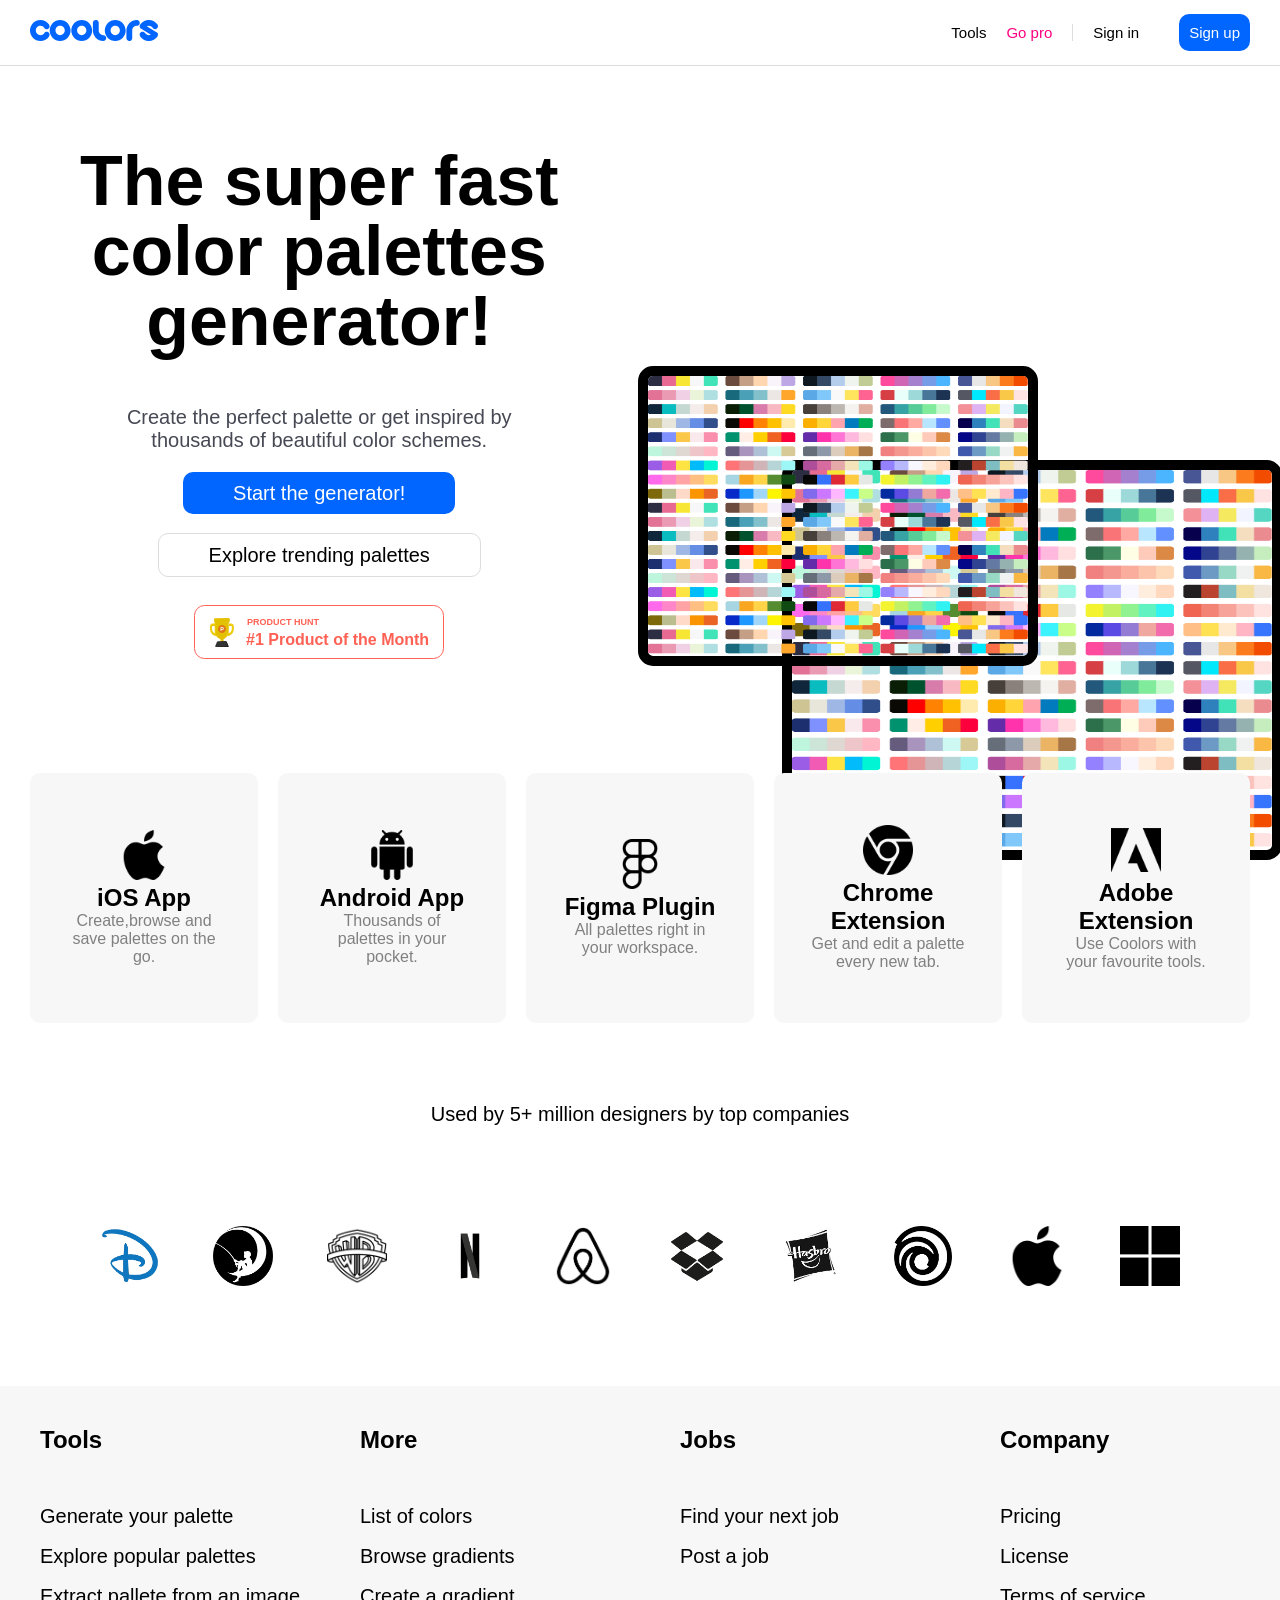
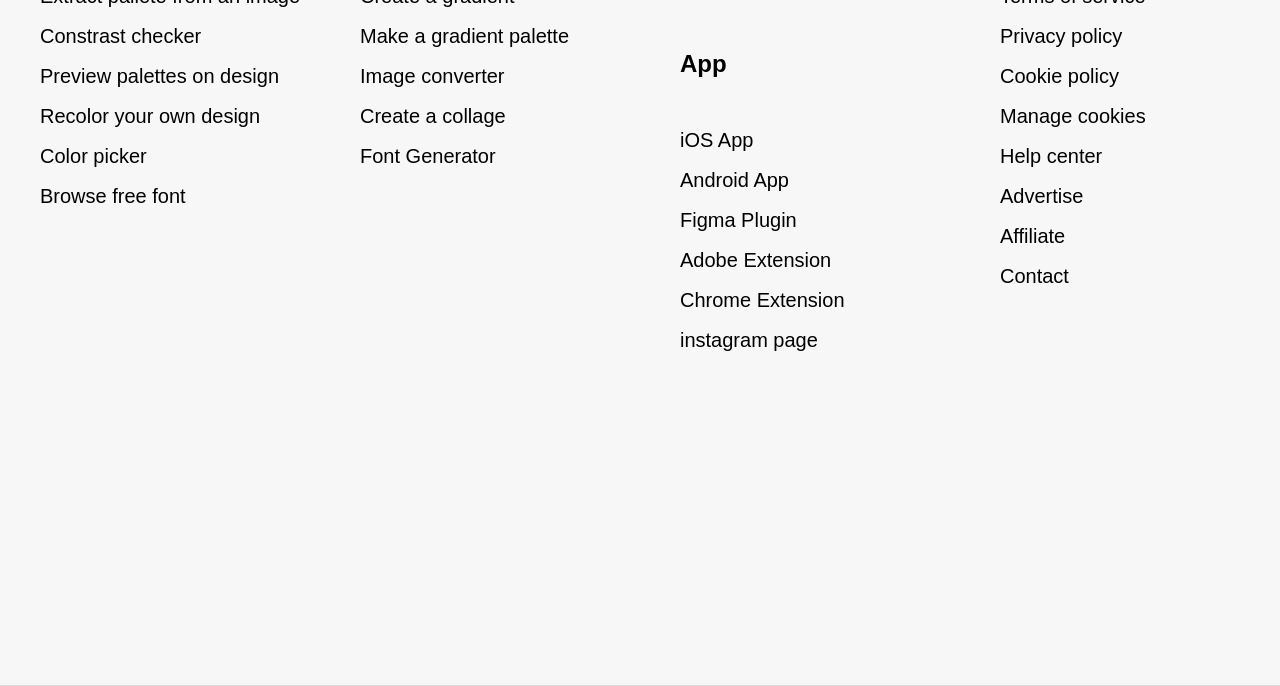
<file: index.html>
<!DOCTYPE html>
<html lang="en">
<head>
    <title>COOLOR</title>
    <link rel="stylesheet" href="./style.css">
</head>
<body>
<nav>
<div>
    <div></div>
    <img src="./Asset/logo.svg" alt="">
</div>
<div>
    <ul>
        <li>
          <a href class="tools" >Tools</a>
        </li>
        <li>
        <a href class="go">Go pro</a>
        </li>
        <li>
            <a href class="line">Sign in</a>
        </li>
        <li>
            <a href class="btn">Sign up</a>
        </li>
    </ul>
</div>
</nav>
<section class="hero">
    <div class="text-block">
        <h1>The super fast<br>color palettes<br>
        generator! </h1>
        <p> Create the perfect palette or get inspired by<br>
             thousands
            of beautiful color schemes.
        </p>
        <div class="link-block">
            <a href class="start">Start the generator!</a>
            </div>
        <div>
            <a href class="explore">Explore trending palettes</a>
        </div>
        <div class="badge">
    <img src="./Asset/top-post-badge.svg" alt="">
        </div>
    </div>
    <div class="palette">
        <img class="img1" src="./Asset/homepage_hero_palettes.png" alt="">
        <img class="img2" src="./Asset/homepage_hero_palettes.png" alt="">

</section>
<div class="icon">
    <div class="box1">
        <img src="./Asset/apple-black-logo.png" alt=""  class="apple">
        <h2>iOS App</h2>
        <p>Create,browse and<br> save palettes on the<BR>
             go.</p>
             <h1 class="text">View on<br> the
            App<br> Store</h1>
    </div>
    <div class="box2">
     <img src="./Asset/android.png" alt="" class="and">
        <h2 >Android App</h2>
        <p>Thousands of<br> palettes in your<br> pocket.</p>
        <h1 class="text2">View on<br>the play<br>store</h1>
    </div>
    <div class="box3">
        <img src="./Asset/figma.png" alt="" class="fig" >
        <h2>Figma Plugin</h2>
        <p>All palettes right in <br>your workspace.</p>
        <h1 class="text3">Install<br>now</h1>
    </div>
    <div class="box4">
        <img src="./Asset/chrome.png" alt="" class="chrome">
        <h2>Chrome Extension</h2>
        <p>Get and edit a palette<br> every new tab.</p>
        <h1 class="text4">Add<br>to chrome</h1>
    </div>
    <div class="box5">
        <img src="./Asset/adobe.png" alt="" class="adobe" >
        <h2>Adobe Extension</h2>
        <p>Use Coolors with<br> your favourite tools.</p>
        <h1 class="text5">Download</h1>
 </div>
</div>

 <div class="used">
    <p>Used by 5+ million designers by top companies</p>
 </div>
 <div class="icon2">
    <img src="./image/disney (2).png" alt="">
    <img src="./image/dream.png" alt="">
 <img src="./image/warner-bros.png" alt="">
     <img src="./image/netflix-n-black7018.jpg" alt="">
    <img src="./image/airbnb.png" alt="">
    <img src="./image/drop.png" alt="">
    <img src="./image/hasbro.png" alt="">
    <img src="./image/ubisoft.png" alt="">
    <img src="./image/apple-black-logo.png" alt="">
    <img src="./image/windows.png" alt="">
</div>

<section class="parent">
    <div class="footer">
        <h1>Tools</h1><br>
   <p>Generate your palette</p>
   <p>  Explore popular palettes</p>
   <p> Extract pallete from an image</p>
   <p>Constrast checker</p>
   <p> Preview palettes on design</p>
   <p>  Recolor your own design</p>
   <p>  Color picker</p>
   <p> Browse free font</p>
</div>
<div class="footer">
    <h1>More</h1><br>
        <p>List of colors</p>
        <p>Browse gradients</p>
        <p> Create a gradient</p>
        <p> Make a gradient palette</p>
        <p> Image converter</p>
        <p> Create a collage</p>
        <p> Font Generator</p>
</div>
<div class="footer">
    <h1>Jobs</h1><br>
            <p>Find your next job</p>
            <p>Post a job</p><br><br>
        <h1>App</h1><br>
        <p>iOS App
        <p>Android App</p>
        <p> Figma Plugin</p>
        <p>Adobe Extension</p>
        <p>Chrome Extension</p>
        <p>instagram page</p>
</div>
    <div class="footer">
        <h1>Company</h1><br>
            <p>Pricing</p>
            <p>License</p>
            <p>Terms of service</p>
            <p>Privacy policy</p>
            <p>Cookie policy</p>
            <p>Manage cookies</p>
            <p>Help center</p>
            <p>Advertise</p>
            <p>Affiliate</p>
      <p>Contact</p>
    </div>
    </div>
   </section>
   </body>
</html>
</file>
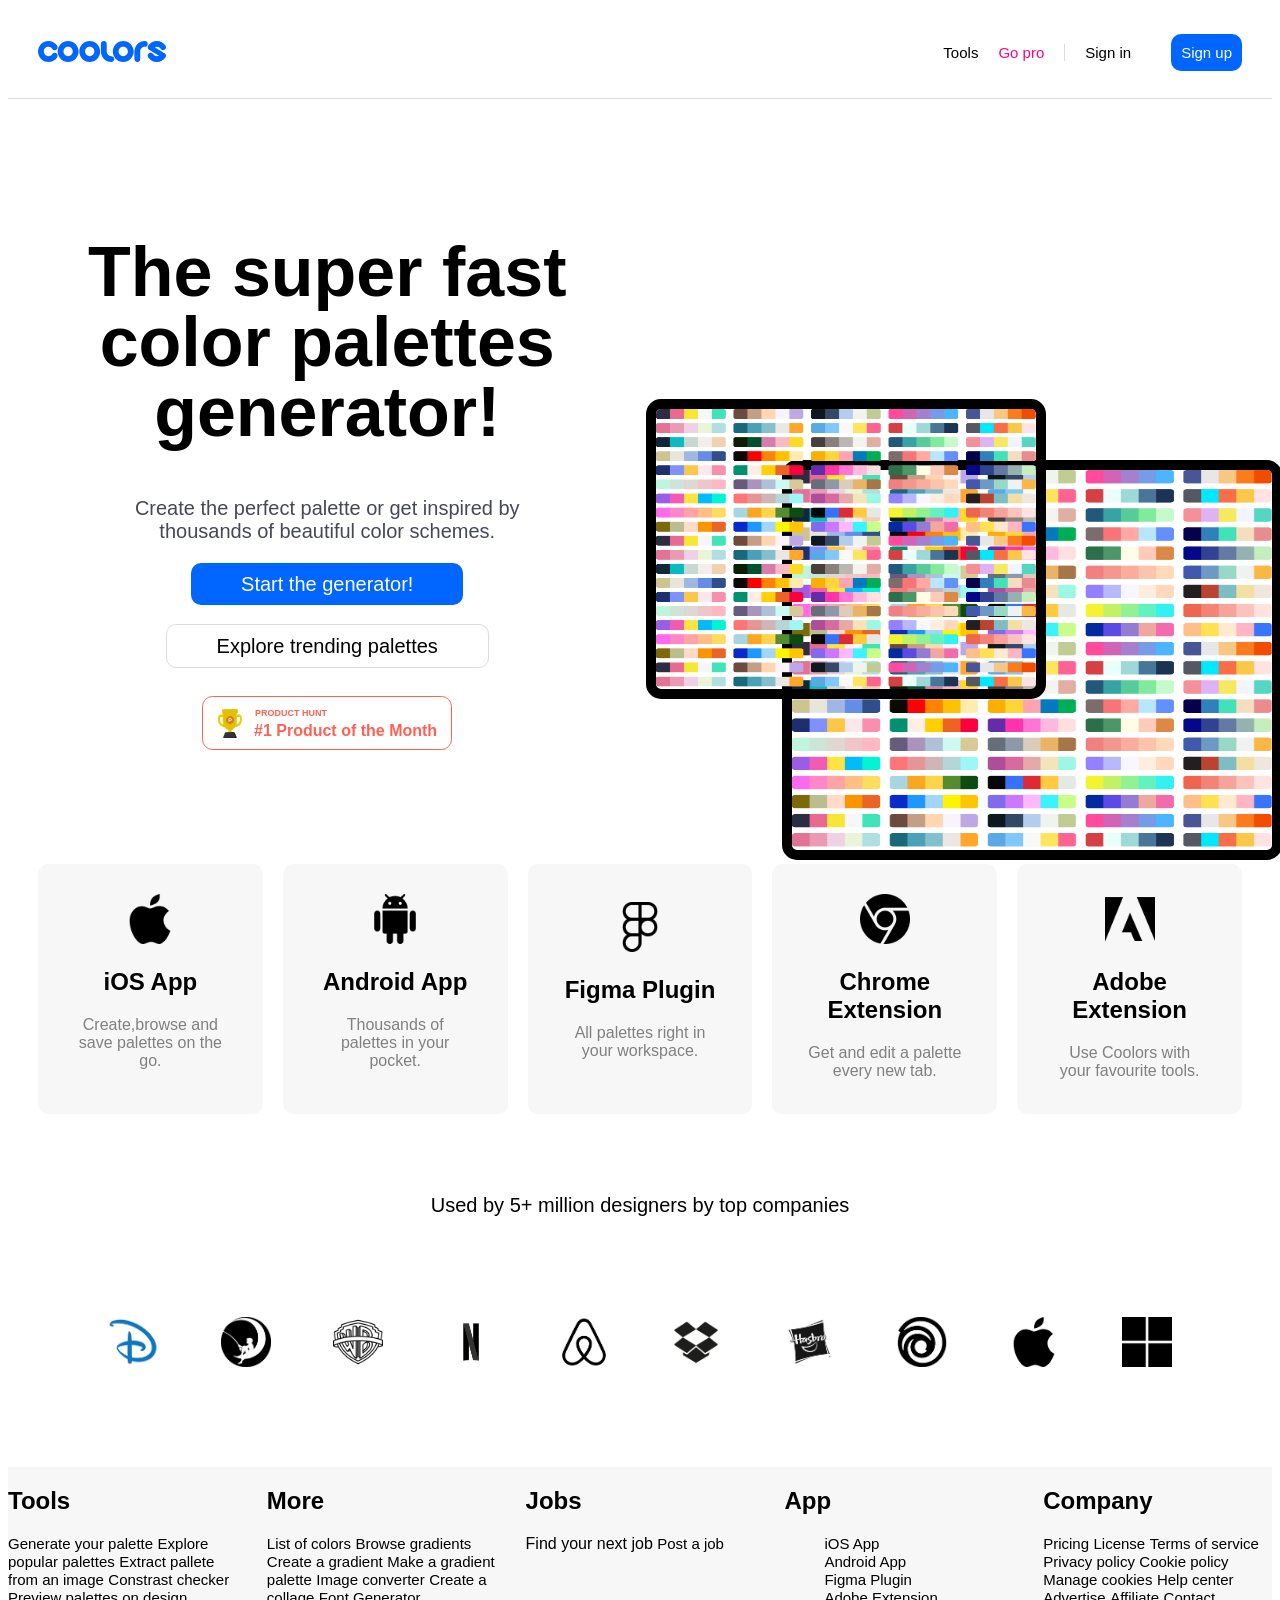
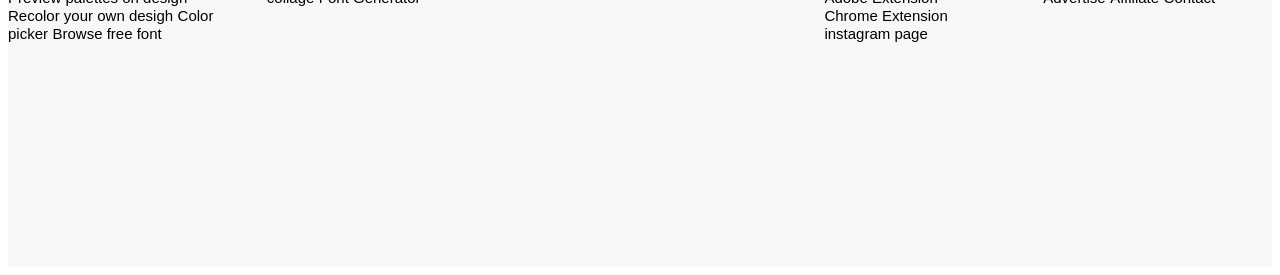
<file: color.html>
<!DOCTYPE html>
<html lang="en">
<head>
    <title>COOLOR</title>
    <link rel="stylesheet" href="./color.css">
</head>
<body>
<nav>
<div>
    <div></div>
    <img src="./Asset/logo.svg" alt="">
</div>
<div>
    <ul>
        <li>
          <a href class="tools" >Tools</a>
        </li>
        <li>
        <a href class="go">Go pro</a>
        </li>
        <li>
            <a href class="line">Sign in</a>
        </li>
        <li>
            <a href class="btn">Sign up</a>
        </li>
    </ul>
</div>
</nav>
<section class="hero">
    <div class="text-block">
        <h1>The super fast<br>color palettes<br>
        generator! </h1>
        <p> Create the perfect palette or get inspired by<br>
             thousands
            of beautiful color schemes.
        </p>
        <div class="link-block">
            <a href class="start">Start the generator!</a>
            </div>
        <div>
            <a href class="explore">Explore trending palettes</a>
        </div>
        <div class="badge">
    <img src="./Asset/top-post-badge.svg" alt="">
        </div>
    </div>
    <div class="palette">
        <img class="img1" src="./Asset/homepage_hero_palettes.png" alt="">
        <img class="img2" src="./Asset/homepage_hero_palettes.png" alt="">
</section>
<div class="icon">
    <div class="box1">
        <img src="./Asset/apple-black-logo.png" alt="">
        <h2>iOS App</h2>
        <p>Create,browse and<br> save palettes on the<BR>
             go.</p>
    </div>
    <div class="box2">
     <img src="./Asset/android.png" alt="">
        <h2>Android App</h2>
        <p>Thousands of<br> palettes in your<br> pocket.</p>
    </div>
    <div class="box3">
        <img src="./Asset/figma.png" alt="">
        <h2>Figma Plugin</h2>
        <p>All palettes right in <br>your workspace.</p>
    </div>
    <div class="box4">
        <img src="./Asset/chrome.png" alt="">
        <h2>Chrome Extension</h2>
        <p>Get and edit a palette<br> every new tab.</p>
    </div>
    <div class="box5">
        <img src="./Asset/adobe.png" alt="">
        <h2>Adobe Extension</h2>
        <p>Use Coolors with<br> your favourite tools.</p>
 </div>
</div>
 <div class="used">
    <p>Used by 5+ million designers by top companies</p>
 </div>
 <div class="icon2">
    <img src="./image/disney (2).png" alt="">
    <img src="./image/dream.png" alt="">
   <img src="./image/warner-bros.png" alt="">
     <img src="./image/netflix-n-black7018.jpg" alt="">
    <img src="./image/airbnb.png" alt="">
    <img src="./image/drop.png" alt="">
    <img src="./image/hasbro.png" alt="">
    <img src="./image/ubisoft.png" alt="">
    <img src="./image/apple-black-logo.png" alt="">
    <img src="./image/windows.png" alt="">
</div>
<section class="parent">
    <div class="footer">
        <h1>Tools</h1>
    <a href="">Generate your palette</a>
    <a href="">  Explore popular palettes</a>
        <a href=""> Extract pallete from an image</a>
   <a href="">Constrast checker</a>
   <a href=""> Preview palettes on design</a>
   <a href="">  Recolor your own desigh</a>
   <a href="">  Color picker</a>
   <a href=""> Browse free font</a>
</div>
<div class="footer">
    <h1>More</h1>
     <a href="">List of colors</a>
     <a href="">Browse gradients</a>
     <a href=""> Create a gradient</a>
     <a href=""> Make a gradient palette</a>
     <a href=""> Image converter</a>
     <a href=""> Create a collage</a>
     <a href=""> Font Generator</a>
</div>
<div class="footer">
    <h1>Jobs</h1>
    <a href=""></a>Find your next job</a>
    <a href="">Post a job</a>
</div>
<div class="footer">
        <h1>App</h1>
        <ul>
            <li>
        <a href=""> iOS App</a>
            </li>
            <li>
        <a href="">Android App</a>
            </li>
            <li>
        <a href=""> Figma Plugin</a>
            </li>
            <li>
        <a href="">Adobe Extension</a>
            </li>
            <li>
        <a href="">Chrome Extension</a>
        </li>
        <li>
        <a href="">instagram page</a>
        </li>
        </ul>
        </ul>
</div>
    <div class="footer">
        <h1>Company</h1>
        <a href="">Pricing</a>
            <a href="">License</a>
            <a href="">Terms of service</a>
            <a href="">Privacy policy</a>
            <a href="">Cookie policy</a>
            <a href="">Manage cookies</a>
            <a href="">Help center</a>
            <a href="">Advertise</a>
            <a href="">Affiliate</a>
      <a href="">Contact</a>
    </div>
</div>
</section>

       


    
</body>
</html>
</file>
<file: style.css>
*{
    margin:0px;
    padding:0px;
    box-sizing:border-box;
    font-family:Inter, sans-serif;
}
img:hover{
    cursor:pointer;
}
nav{display:flex;
    justify-content:space-between;
    align-items:center;
    padding:20px 30px;
    border-bottom: 1px solid gainsboro;
}

nav ul  {
    display:flex;
    gap:20px;
    list-style:none;
}

a{
   text-decoration: none;
    color:black;
   font-weight:400;
   font-size:15px;
}
.btn{
    background-color:#0066FF;
    border-radius:10px;
    padding:10px;
    color:white;
}

/* a class */
.tools:hover{
    color:blue
}
 .go{
    color:rgb(255, 0, 129)
}
 .go:hover{
    color:blue
}
 .line{
    border-left:1px solid gainsboro;
padding:0 20px;
}

 .line:hover{
    color:blue
}

 .hero{
    display:flex;
    /* grid-template-columns: (1.5,3fr); */
    /* justify-content:center; */
    /* align-items:center; */
    padding: 30 30px
}

 .text-block{
    padding:80px;
    text-align:center;
    /* max-width:550px; */
     h1{
    font-size:70px;
    font-weight:600;
    line-height:1;
    margin-bottom:50px;
}
  p{
    font-size:20px;
    color:#464853;
    margin:30px;
}
}
.link-block{
    margin-top: 20px;
}

 .start{
    background-color:  #0066FF;
    padding:10px 50px;
    border-radius: 10px;
    color:white;
    font-size: 20px;
    /* margin-top: 15px; */
}

 .explore{
    line-height:5;
    border:1px solid gainsboro;
    padding:10px 50px;
    border-radius: 10px;
    font-size:20px;
}

/* pallete */
.img1{
    border:10px solid black; 
    border-radius: 15px;
    width:500px;
    height:400px;
    position:absolute;
    right:-2px;
    bottom:40px;
}
.pallete{
    position: relative;
}

.img2{
    position:relative;
    width:400px;
    height:300px;
    border-radius:15px ;
    border:10px solid black;
    top:300px
}
/* icon */
.icon:hover{
    cursor: pointer;
}

.icon{
    /* display:flex; */
    display:grid;
    grid-template-columns: 1fr 1fr 1fr 1fr 1fr;
    gap:20px;
    margin:30px;
    /* text-align:center; */
    /* justify-content: center; */
    img{
        width:50px;
        height:50px;

     }
    }

 .box1,.box2,.box3,.box4,.box5{
    position:relative;
} 
/* box1 */
.text{
    position:absolute;
    left:0;
    top:0;
    width:100%;
    height:100%;
    opacity:0;
    background-color:#D5F8EF;
    color:#00AEE5;
    border-radius: 10px;
    align-content: center;
 }

.box1:hover .apple{
    opacity:0;
}
.box1:hover .text{
    opacity:1
}
/* box2 */
.box2:hover .and{
opacity:0
}
.box2:hover .text2{
    opacity:1
}
.text2{
    position:absolute;
    left:0;
    top:0;
    width:100%;
    height:100%;
    opacity:0;
    background-color:#D5F8EF;
    border-radius: 10px;
    align-content: center;
    color:#4AC9A5
}
/* box3 */
.box3:hover .fig{
    opacity:0
}
.box3:hover .text3{
    opacity:1
}
.text3{
    position:absolute;
    left:0;
    top:0;
    width:100%;
    height:100%;
    opacity:0;
    background-color:#FFE5F4;
    border-radius:10px;
    align-content:center;
    color:#E50087;
}
/* box4 */
.box4:hover .chrome{
    opacity:0
}
.box4:hover .text4{
    opacity:1
}
 .text4{
    position:absolute;
    left:0;
    top:0;
    width:100%;
    height:100%;
    opacity:0;
    background-color:#E8E2F7;
    border-radius:10px;
    align-content:center;
    color:#802FDE;
}
/* box5 */
.box5:hover .adobe{
    opacity:0
}
.box5:hover .text5{
    opacity:1
}

.text5{
    position:absolute;
    left:0;
    top:0;
    width:100%;
    height:100%;
    opacity:0;
    background-color:#FDF3CE;
    border-radius:10px;
    align-content:center; 
    color:#F1D985;
}





.box1,.box2,.box3,.box4,.box5{
    background-color:#F7F7F8;
    border-radius:10px;
    height:250px;
    text-align:center;
    align-content: center;
    padding:30px 30px;
    p{color:grey;
    }
}
/* used by */
.used{
    text-align: center;
    margin:80px;
    font-weight:400;
    font-size: 20px;
    /* align-content: space-evenly; */
}
/* icon 2 */
.icon2{
    display:flex;
    justify-content: space-between;
    gap:40px;
    margin:100px;
    img{
        width:60px;
        height:auto;
    }
}

.parent{
    display:grid;
    grid-template-columns:repeat(4,1fr);
    background-color:#F7F7F8;
    height:100vh;
    border-bottom: 1px solid gainsboro;
}
.footer{
    margin-top:30px;
    height:200px;
    line-height:2;
    padding-left: 40px;
    p{
        font-size:20px;
        font-weight:400;
    }
}
 .footercredit{ */
    display:inline-flex;
    padding-left: 40px;
    gap:10px;
    margin-bottom: 30px;
    margin-top: 30px;
    background-color: #F7F7F8;
    p{
        color:#464853;
    }
} */
</file>
<file: color.css>
*{
    /* margin:0px; */
    /* padding:0px; */
    box-sizing:border-box;
    font-family:Inter, sans-serif;
}
img:hover{
    cursor:pointer;
}
nav{display:flex;
    justify-content:space-between;
    align-items:center;
    padding:20px 30px;
    border-bottom: 1px solid gainsboro;
}

nav ul  {
    display:flex;
    gap:20px;
    list-style:none;
}

a{
   text-decoration: none;
    color:black;
   font-weight:400;
   font-size:15px;
}
.btn{
    background-color:#0066FF;
    border-radius:10px;
    padding:10px;
    color:white;
}

/* a class */
.tools:hover{
    color:blue
}
 .go{
    color:rgb(255, 0, 129)
}
 .go:hover{
    color:blue
}
 .line{
    border-left:1px solid gainsboro;
padding:0 20px;
}
 .line:hover{
    color:blue
}
 .hero{
    display:flex;
    /* grid-template-columns: (1.5,3fr); */
    /* justify-content:center; */
    /* align-items:center; */
    padding: 30 30px
}
 .text-block{
    padding:80px;
    text-align:center;
    /* max-width:550px; */
    


  h1{
    font-size:70px;
    font-weight:600;
    line-height:1;
    margin-bottom:50px;



}
  p{
    font-size:20px;
    color:#464853;
    margin:30px;
}
}
.link-block{
    margin-top: 20px;
}

 .start{
    background-color:  #0066FF;
    padding:10px 50px;
    border-radius: 10px;
    color:white;
    font-size: 20px;
    /* margin-top: 15px; */
}

 .explore{
    line-height:5;
    border:1px solid gainsboro;
    padding:10px 50px;
    border-radius: 10px;
    font-size:20px;
}

/* pallete */
.img1{
    border:10px solid black; 
    border-radius: 15px;
    width:500px;
    height:400px;
    position:absolute;
    right:-2px;
    bottom:40px;
}
.pallete{
    position: relative;
}

.img2{
    position:relative;
    width:400px;
    height:300px;
    border-radius:15px ;
    border:10px solid black;
    top:300px
}

 .icon:hover{
    cursor: pointer;
}

.icon{
    display:grid;
    grid-template-columns: 1fr 1fr 1fr 1fr 1fr;
    gap:20px;
    margin:30px;
    /* text-align:center; */
    /* justify-content: center; */
    img{
        width:50px;
        height:50px;
    }
}

.box1,.box2,.box3,.box4,.box5{
    background-color:#F7F7F8;
    border-radius:10px;
    height:250px;
    text-align:center;
    align-content: center;
    padding:30px 30px;
    p{color:grey;
    }
}
/* used */
.used{
    text-align: center;
    margin:80px;
    font-weight:400;
    font-size: 20px;
    /* align-content: space-evenly; */
}
/* icon2 */
.icon2{
    display:flex;
    justify-content: space-between;
    gap:40px;
    margin:100px;
    img{
        width:50px;
        height:auto;
    }
}

  .parent{
    display:grid;
    grid-template-columns: 1fr 1fr 1fr 1fr 1fr;
    gap:30px;
    background-color: #F7F7F8;
  }
  
  .footer{
    height:400px;
    text-align: left;
  }
  ul{list-style: none;

  }
</file>
